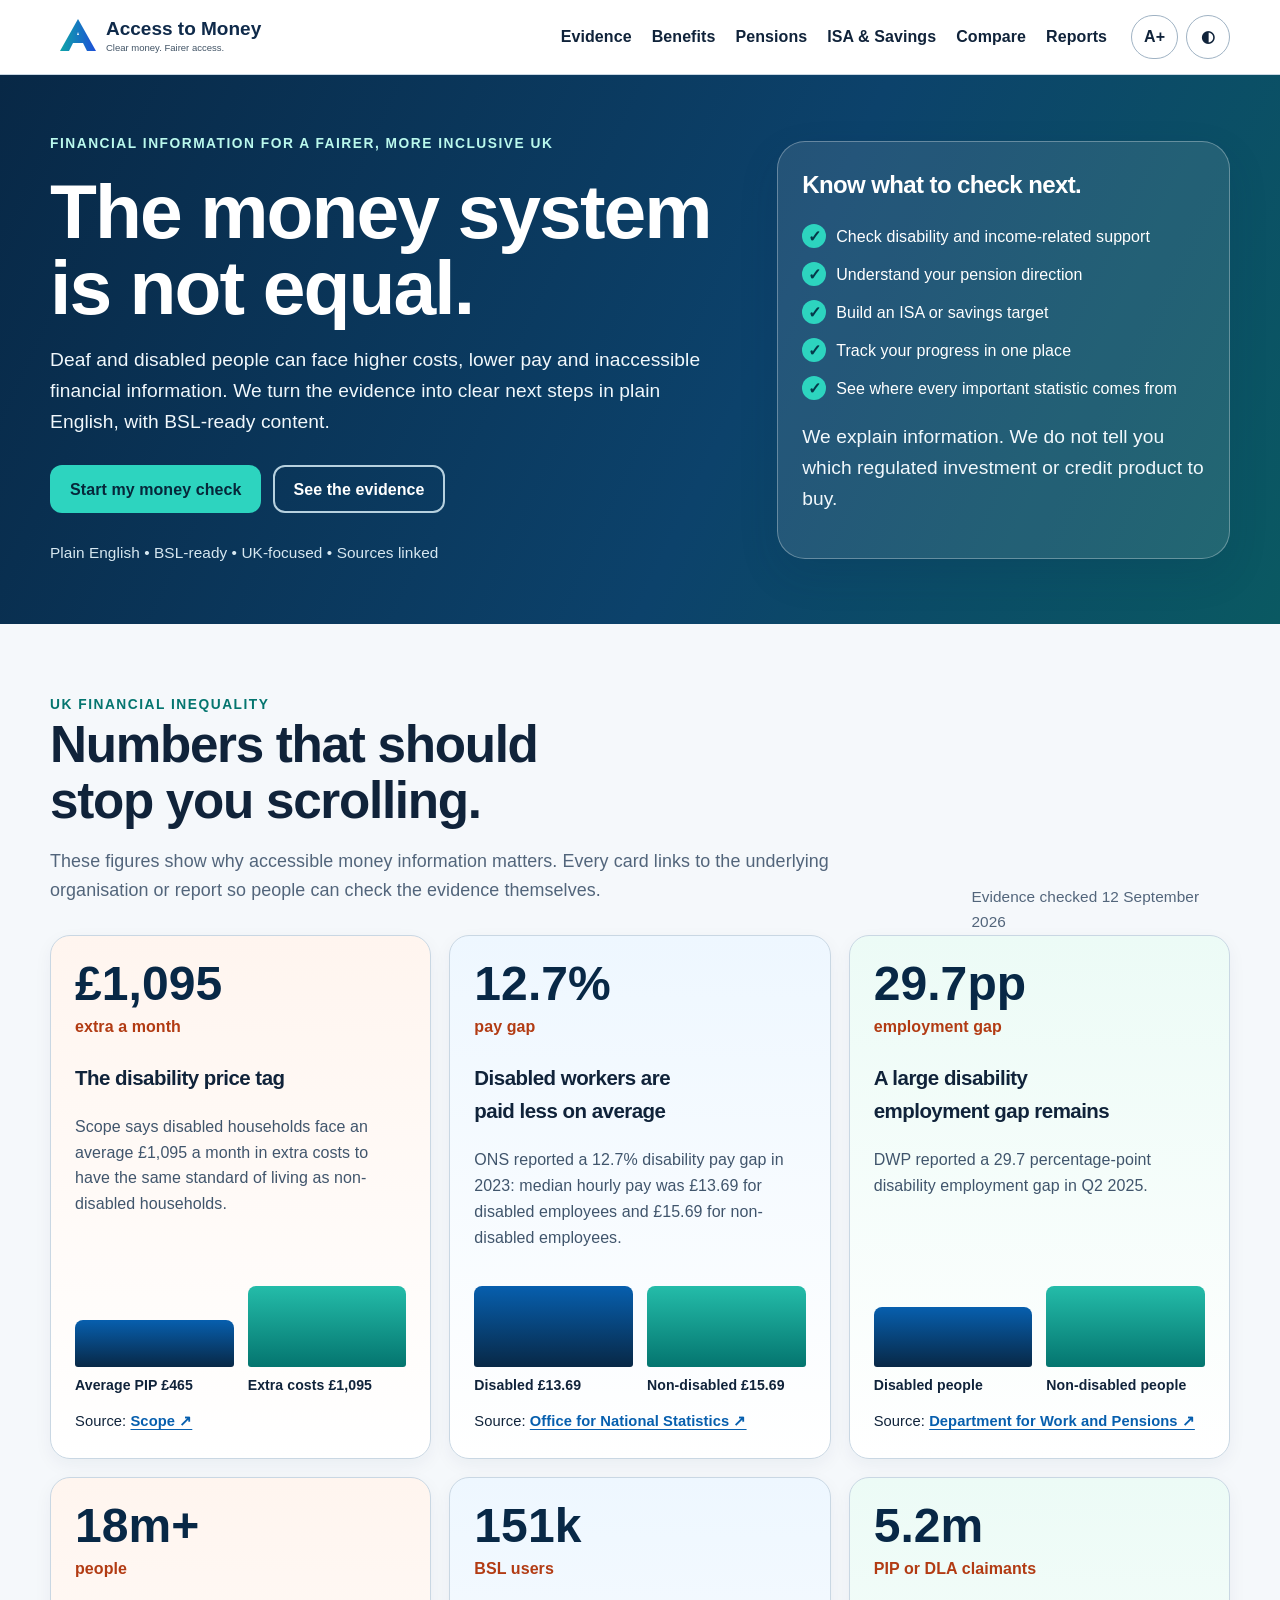
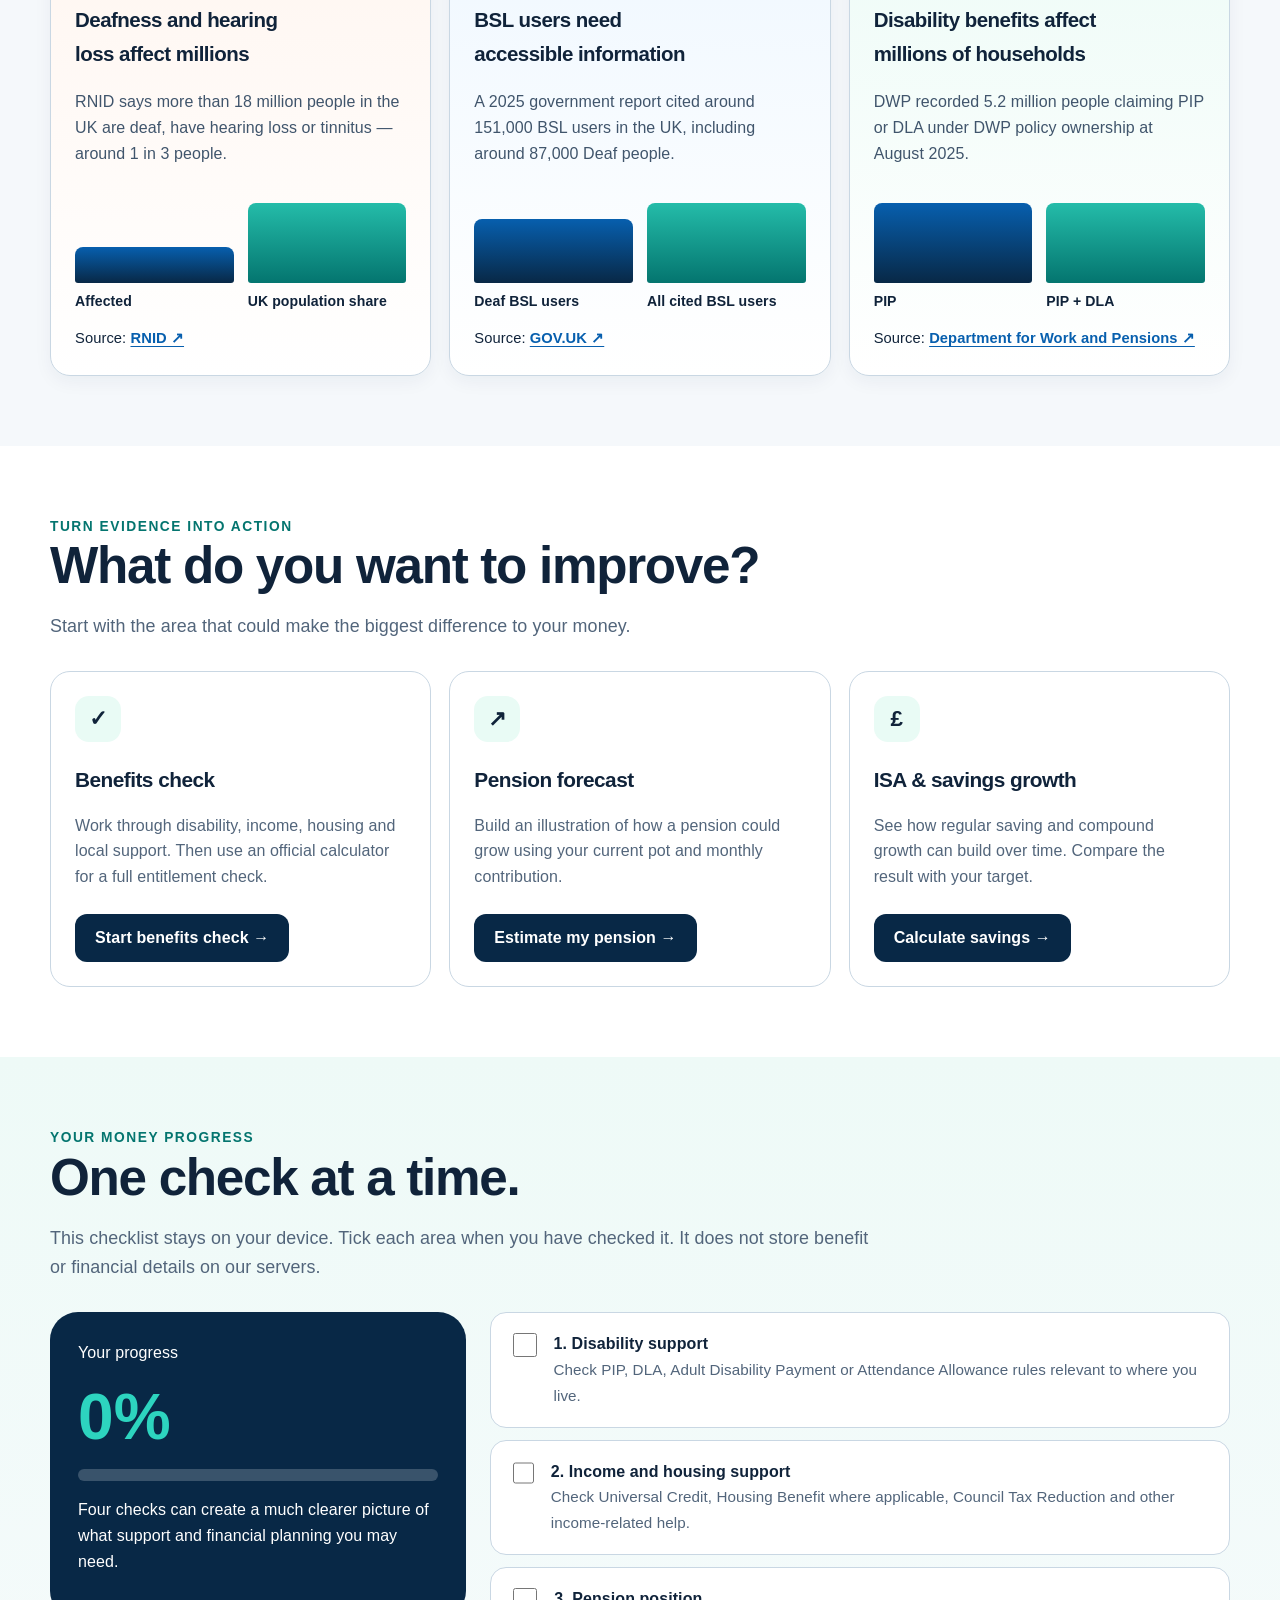
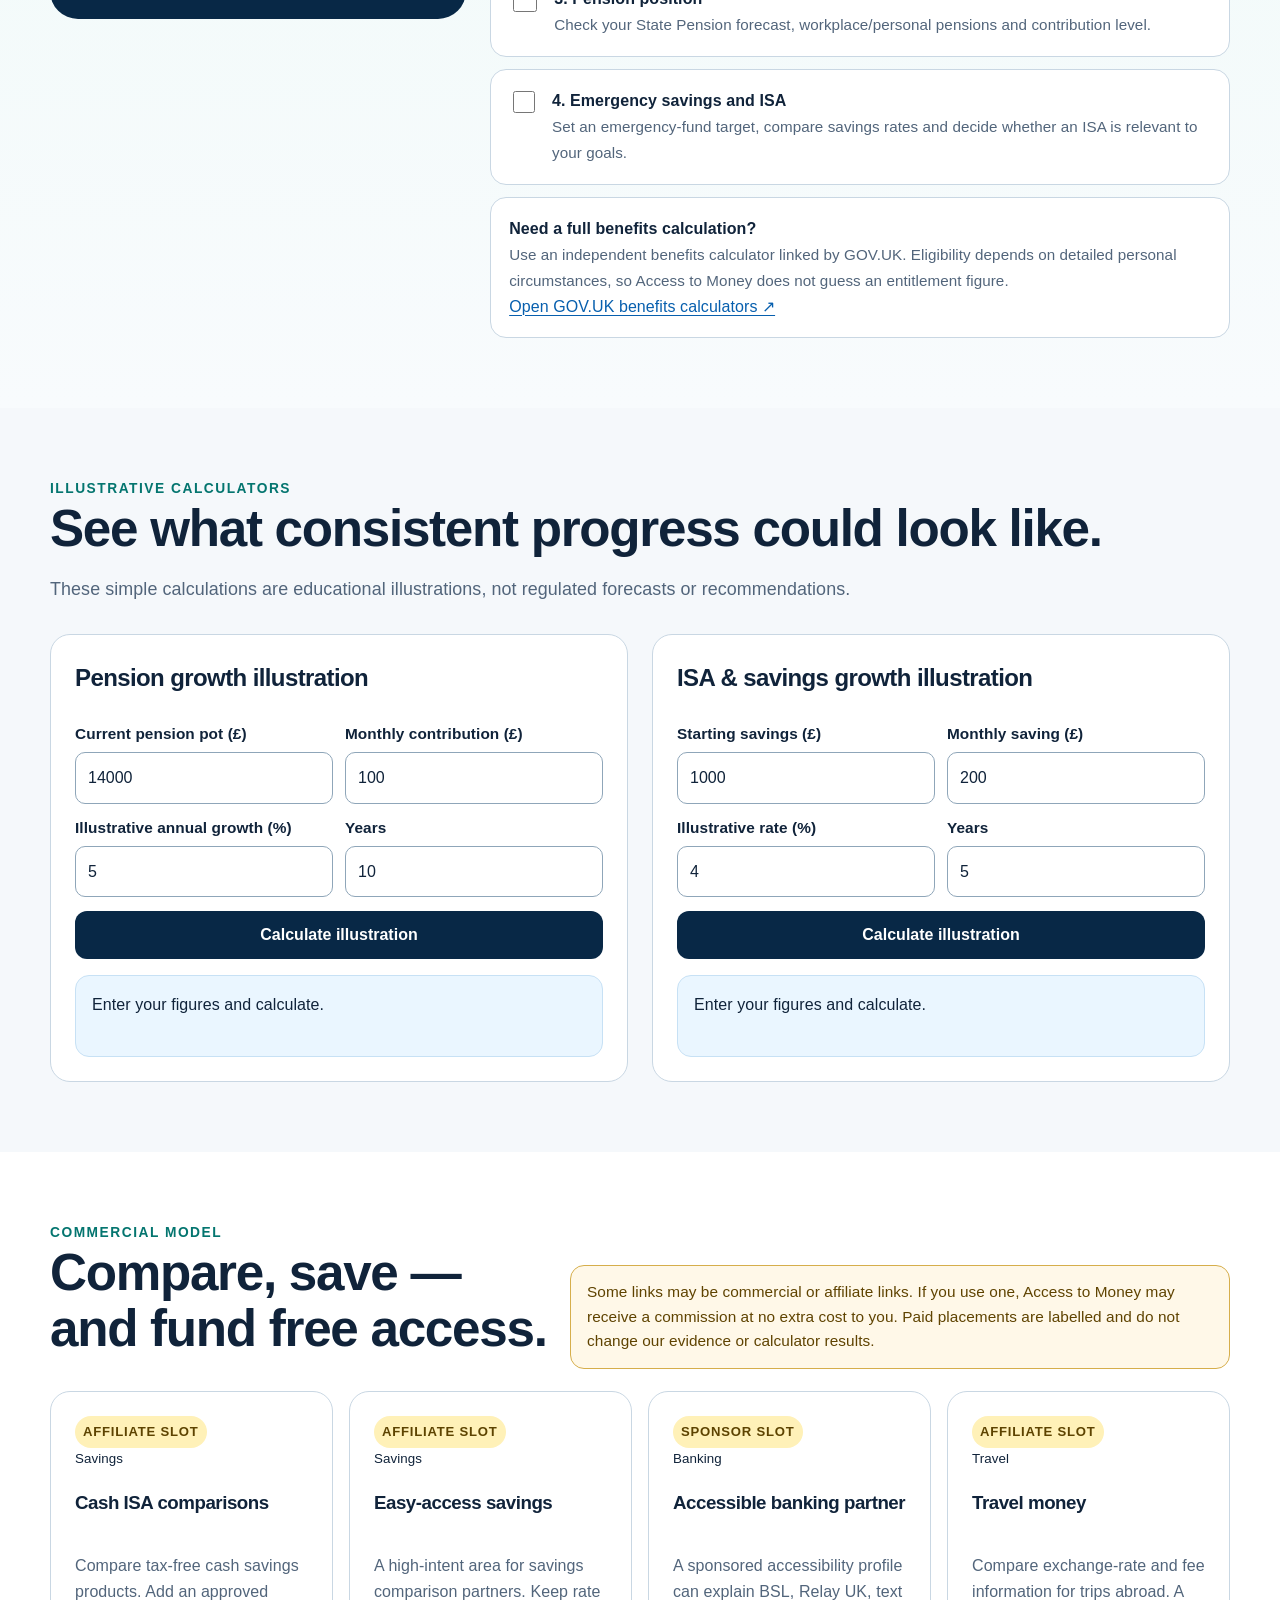
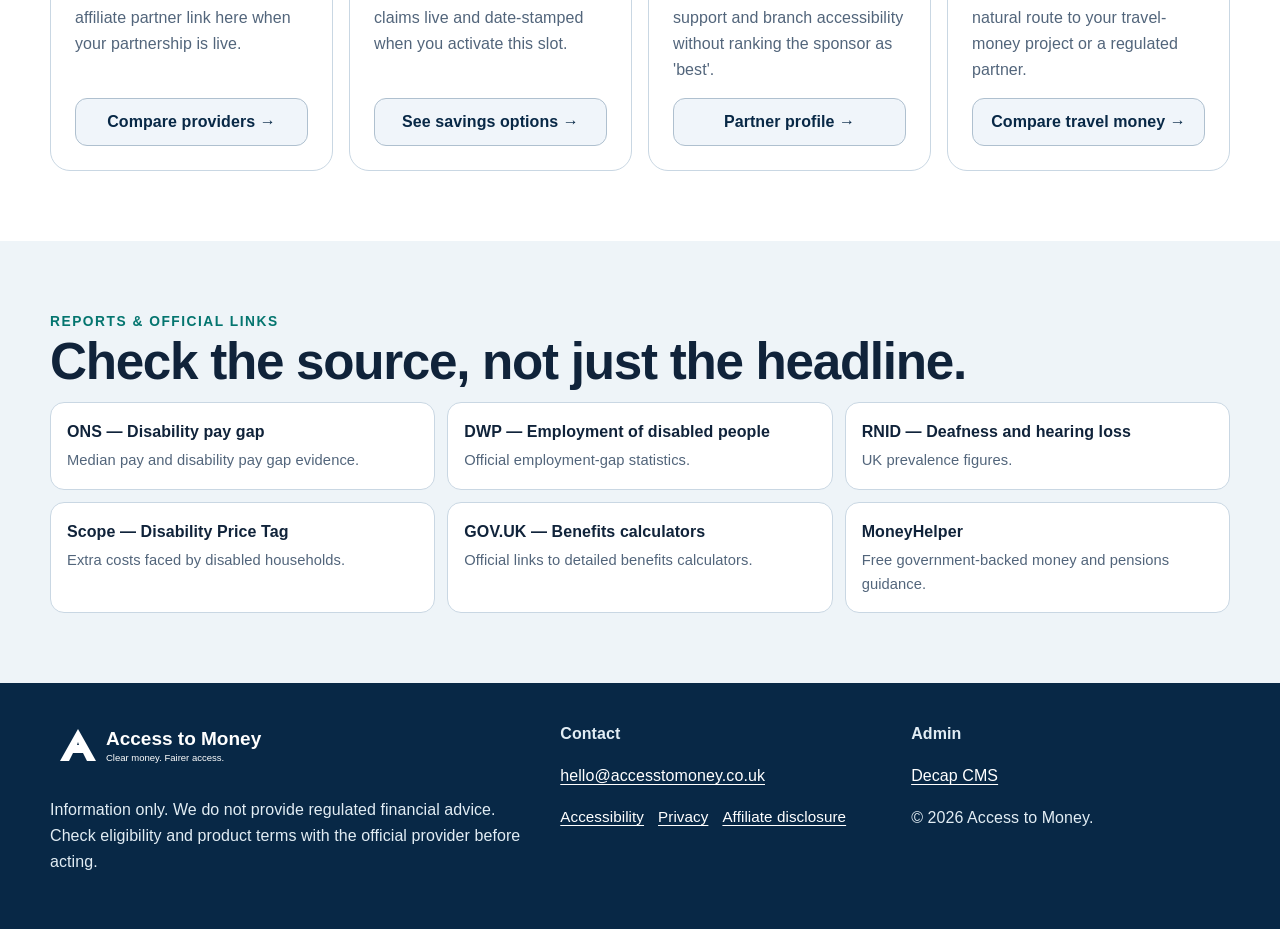
<file: index.html>
<!doctype html>
<html lang="en">
<head>
  <meta charset="utf-8" />
  <meta name="viewport" content="width=device-width,initial-scale=1" />
  <meta name="description" content="Accessible UK money information for Deaf and disabled people: benefits, pensions, ISA savings, evidence, calculators and BSL-ready guidance." />
  <meta name="theme-color" content="#082846" />
  <meta property="og:title" content="Access to Money — Clear money. Fairer access." />
  <meta property="og:description" content="See the financial inequality data, check support, and make progress with benefits, pensions and savings." />
  <link rel="canonical" href="https://accesstomoney.co.uk/" />
  <link rel="icon" href="assets/logo.svg" type="image/svg+xml" />
  <link rel="stylesheet" href="assets/styles.css" />
  <title>Access to Money — Clear money. Fairer access.</title>
  <script type="application/ld+json">{"@context":"https://schema.org","@type":"WebSite","name":"Access to Money","url":"https://accesstomoney.co.uk/","description":"Accessible UK money information for Deaf and disabled people."}</script>
</head>
<body>
<a class="skip" href="#main">Skip to main content</a>
<header class="site-header"><div class="wrap nav"><a class="brand" href="./" aria-label="Access to Money home"><img src="assets/logo.svg" alt="Access to Money" /></a><nav id="navLinks" class="links" aria-label="Main navigation"><a href="#evidence">Evidence</a><a href="#money-check">Benefits</a><a href="#pension-calculator">Pensions</a><a href="#savings-calculator">ISA & Savings</a><a href="#commercial">Compare</a><a href="#sources">Reports</a></nav><div class="header-actions"><button class="icon-btn text-size" id="textBtn" type="button" aria-label="Increase text size">A+</button><button class="icon-btn" id="themeBtn" type="button" aria-label="Toggle dark mode">◐</button><button class="icon-btn menu-btn" id="menuBtn" type="button" aria-label="Open menu">Menu</button></div></div></header>
<main id="main">
<section class="hero"><div class="wrap hero-grid"><div><div class="eyebrow" data-hero-eyebrow>Financial information for a fairer, more inclusive UK</div><h1 data-hero-title>The money system is <span>not equal.</span></h1><p data-hero-text></p><div class="ctas"><a class="btn btn-primary" data-primary href="#money-check">Start my money check</a><a class="btn btn-secondary" data-secondary href="#evidence">See the evidence</a></div><div class="micro">Plain English • BSL-ready • UK-focused • Sources linked</div></div><aside class="hero-panel" aria-label="What you can do here"><h2>Know what to check next.</h2><ul class="check-list"><li>Check disability and income-related support</li><li>Understand your pension direction</li><li>Build an ISA or savings target</li><li>Track your progress in one place</li><li>See where every important statistic comes from</li></ul><p class="micro">We explain information. We do not tell you which regulated investment or credit product to buy.</p></aside></div></section>
<section class="section" id="evidence"><div class="wrap"><div class="evidence-head"><div><div class="eyebrow" style="color:var(--teal)">UK financial inequality</div><h2>Numbers that should stop you scrolling.</h2><p class="lede">These figures show why accessible money information matters. Every card links to the underlying organisation or report so people can check the evidence themselves.</p></div><div class="updated" data-updated></div></div><div class="facts" id="facts" aria-live="polite"></div></div></section>
<section class="section tools"><div class="wrap"><div class="eyebrow" style="color:var(--teal)">Turn evidence into action</div><h2>What do you want to improve?</h2><p class="lede">Start with the area that could make the biggest difference to your money.</p><div class="cards-3" id="tools"></div></div></section>
<section class="section money-check" id="money-check"><div class="wrap"><div class="eyebrow" style="color:var(--teal)">Your money progress</div><h2>One check at a time.</h2><p class="lede">This checklist stays on your device. Tick each area when you have checked it. It does not store benefit or financial details on our servers.</p><div class="progress-shell"><aside class="progress-card"><div>Your progress</div><div class="progress-num" id="progressNum">0%</div><div class="progress-track" aria-hidden="true"><span id="progressBar"></span></div><p>Four checks can create a much clearer picture of what support and financial planning you may need.</p></aside><div class="checklist" id="benefits-check"><label class="check-row"><input class="money-step" type="checkbox"><span><strong>1. Disability support</strong><small>Check PIP, DLA, Adult Disability Payment or Attendance Allowance rules relevant to where you live.</small></span></label><label class="check-row"><input class="money-step" type="checkbox"><span><strong>2. Income and housing support</strong><small>Check Universal Credit, Housing Benefit where applicable, Council Tax Reduction and other income-related help.</small></span></label><label class="check-row"><input class="money-step" type="checkbox"><span><strong>3. Pension position</strong><small>Check your State Pension forecast, workplace/personal pensions and contribution level.</small></span></label><label class="check-row"><input class="money-step" type="checkbox"><span><strong>4. Emergency savings and ISA</strong><small>Set an emergency-fund target, compare savings rates and decide whether an ISA is relevant to your goals.</small></span></label><div class="check-row"><span><strong>Need a full benefits calculation?</strong><small>Use an independent benefits calculator linked by GOV.UK. Eligibility depends on detailed personal circumstances, so Access to Money does not guess an entitlement figure.</small><br><a href="https://www.gov.uk/benefits-calculators" target="_blank" rel="noopener">Open GOV.UK benefits calculators ↗</a></span></div></div></div></div></section>
<section class="section"><div class="wrap"><div class="eyebrow" style="color:var(--teal)">Illustrative calculators</div><h2>See what consistent progress could look like.</h2><p class="lede">These simple calculations are educational illustrations, not regulated forecasts or recommendations.</p><div class="calculator-grid"><form class="calc" id="pensionForm"><h3 id="pension-calculator">Pension growth illustration</h3><div class="form-grid"><div class="field"><label for="pensionPot">Current pension pot (£)</label><input id="pensionPot" type="number" min="0" value="14000"></div><div class="field"><label for="pensionMonthly">Monthly contribution (£)</label><input id="pensionMonthly" type="number" min="0" value="100"></div><div class="field"><label for="pensionGrowth">Illustrative annual growth (%)</label><input id="pensionGrowth" type="number" step="0.1" value="5"></div><div class="field"><label for="pensionYears">Years</label><input id="pensionYears" type="number" min="1" max="60" value="10"></div></div><button type="submit">Calculate illustration</button><div class="result" id="pensionResult" aria-live="polite">Enter your figures and calculate.</div></form><form class="calc" id="savingsForm"><h3 id="savings-calculator">ISA & savings growth illustration</h3><div class="form-grid"><div class="field"><label for="savingStart">Starting savings (£)</label><input id="savingStart" type="number" min="0" value="1000"></div><div class="field"><label for="savingMonthly">Monthly saving (£)</label><input id="savingMonthly" type="number" min="0" value="200"></div><div class="field"><label for="savingRate">Illustrative rate (%)</label><input id="savingRate" type="number" step="0.1" value="4"></div><div class="field"><label for="savingYears">Years</label><input id="savingYears" type="number" min="1" max="60" value="5"></div></div><button type="submit">Calculate illustration</button><div class="result" id="savingsResult" aria-live="polite">Enter your figures and calculate.</div></form></div></div></section>
<section class="section commercial" id="commercial"><div class="wrap"><div class="commercial-head"><div><div class="eyebrow" style="color:var(--teal)">Commercial model</div><h2>Compare, save — and fund free access.</h2></div><div class="disclosure" data-disclosure></div></div><div class="offers" id="offers"></div></div></section>
<section class="section sources" id="sources"><div class="wrap"><div class="eyebrow" style="color:var(--teal)">Reports & official links</div><h2>Check the source, not just the headline.</h2><div class="source-links"><a class="source-link" href="https://www.ons.gov.uk/peoplepopulationandcommunity/healthandsocialcare/disability/articles/disabilitypaygapsintheuk/2014to2023" target="_blank" rel="noopener">ONS — Disability pay gap<span>Median pay and disability pay gap evidence.</span></a><a class="source-link" href="https://www.gov.uk/government/statistics/the-employment-of-disabled-people-2025/the-employment-of-disabled-people-2025" target="_blank" rel="noopener">DWP — Employment of disabled people<span>Official employment-gap statistics.</span></a><a class="source-link" href="https://rnid.org.uk/what-we-do/data-and-evidence/deafness-and-hearing-loss-prevalence/" target="_blank" rel="noopener">RNID — Deafness and hearing loss<span>UK prevalence figures.</span></a><a class="source-link" href="https://www.scope.org.uk/" target="_blank" rel="noopener">Scope — Disability Price Tag<span>Extra costs faced by disabled households.</span></a><a class="source-link" href="https://www.gov.uk/benefits-calculators" target="_blank" rel="noopener">GOV.UK — Benefits calculators<span>Official links to detailed benefits calculators.</span></a><a class="source-link" href="https://www.moneyhelper.org.uk/" target="_blank" rel="noopener">MoneyHelper<span>Free government-backed money and pensions guidance.</span></a></div></div></section>
</main>
<footer class="site-footer"><div class="wrap footer-grid"><div><img class="footer-logo" src="assets/logo.svg" alt="Access to Money"><p data-footer></p></div><div><strong>Contact</strong><p><a data-email href="mailto:hello@accesstomoney.co.uk">hello@accesstomoney.co.uk</a></p><div class="legal"><a href="accessibility.html">Accessibility</a><a href="privacy.html">Privacy</a><a href="affiliate-disclosure.html">Affiliate disclosure</a></div></div><div><strong>Admin</strong><p><a href="admin/">Decap CMS</a></p><p>© 2026 Access to Money.</p></div></div></footer>
<script src="assets/app.js" defer></script>
</body></html>
</file>
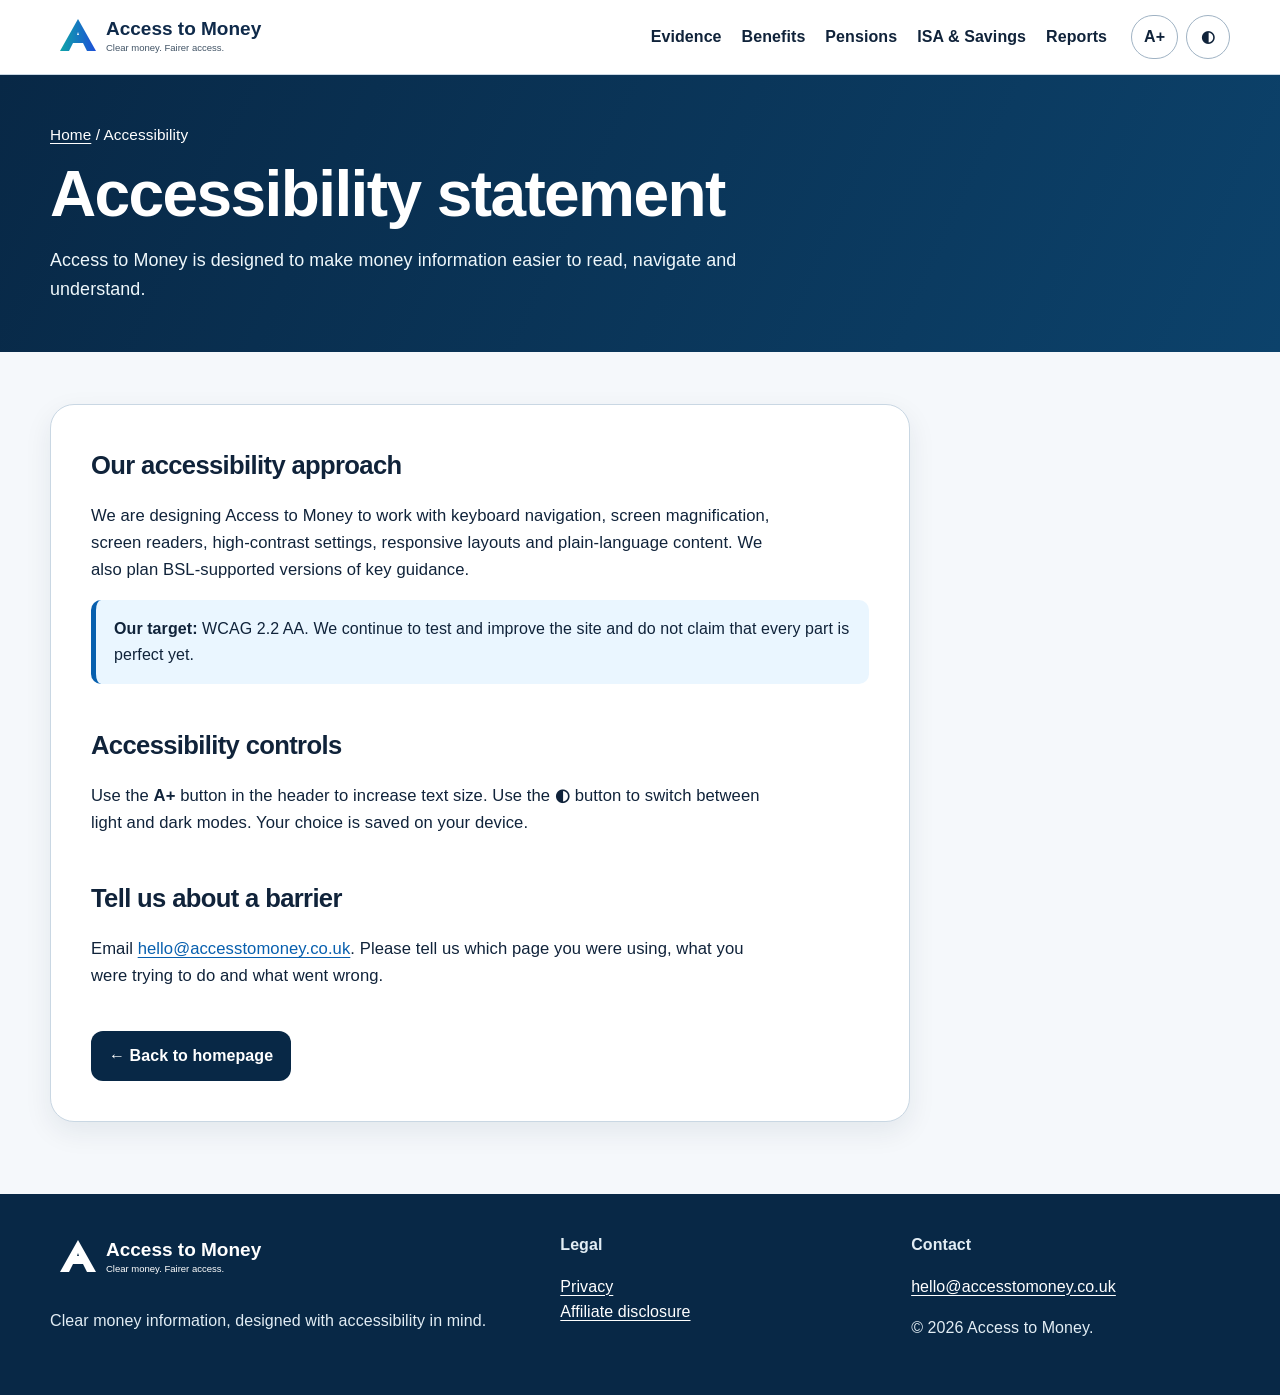
<file: accessibility.html>
<!doctype html>
<html lang="en">
<head>
  <meta charset="utf-8">
  <meta name="viewport" content="width=device-width,initial-scale=1">
  <meta name="description" content="Accessibility statement for Access to Money, including our WCAG 2.2 AA target and how to report an accessibility barrier.">
  <meta name="theme-color" content="#082846">
  <link rel="canonical" href="https://accesstomoney.co.uk/accessibility.html">
  <link rel="icon" href="assets/logo.svg" type="image/svg+xml">
  <link rel="stylesheet" href="assets/styles.css">
  <title>Accessibility — Access to Money</title>
</head>
<body>
<a class="skip" href="#main">Skip to main content</a>
<header class="site-header">
  <div class="wrap nav">
    <a class="brand" href="index.html" aria-label="Access to Money home"><img src="assets/logo.svg" alt="Access to Money"></a>
    <nav id="navLinks" class="links" aria-label="Main navigation">
      <a href="index.html#evidence">Evidence</a><a href="index.html#money-check">Benefits</a><a href="index.html#pension-calculator">Pensions</a><a href="index.html#savings-calculator">ISA &amp; Savings</a><a href="index.html#sources">Reports</a>
    </nav>
    <div class="header-actions">
      <button class="icon-btn text-size" id="textBtn" type="button" aria-label="Increase text size">A+</button>
      <button class="icon-btn" id="themeBtn" type="button" aria-label="Toggle dark mode">◐</button>
      <button class="icon-btn menu-btn" id="menuBtn" type="button" aria-label="Open menu" aria-expanded="false">Menu</button>
    </div>
  </div>
</header>
<main id="main">
  <section class="page-hero"><div class="wrap"><div class="breadcrumb"><a href="index.html">Home</a> / Accessibility</div><h1>Accessibility statement</h1><p>Access to Money is designed to make money information easier to read, navigate and understand.</p></div></section>
  <section class="page-shell"><div class="wrap"><article class="page-card">
    <h2>Our accessibility approach</h2>
    <p>We are designing Access to Money to work with keyboard navigation, screen magnification, screen readers, high-contrast settings, responsive layouts and plain-language content. We also plan BSL-supported versions of key guidance.</p>
    <div class="notice"><strong>Our target:</strong> WCAG 2.2 AA. We continue to test and improve the site and do not claim that every part is perfect yet.</div>
    <h2>Accessibility controls</h2>
    <p>Use the <strong>A+</strong> button in the header to increase text size. Use the <strong>◐</strong> button to switch between light and dark modes. Your choice is saved on your device.</p>
    <h2>Tell us about a barrier</h2>
    <p>Email <a href="mailto:hello@accesstomoney.co.uk">hello@accesstomoney.co.uk</a>. Please tell us which page you were using, what you were trying to do and what went wrong.</p>
    <a class="back-home" href="index.html">← Back to homepage</a>
  </article></div></section>
</main>
<footer class="site-footer"><div class="wrap footer-grid"><div><img class="footer-logo" src="assets/logo.svg" alt="Access to Money"><p>Clear money information, designed with accessibility in mind.</p></div><div><strong>Legal</strong><p><a href="privacy.html">Privacy</a><br><a href="affiliate-disclosure.html">Affiliate disclosure</a></p></div><div><strong>Contact</strong><p><a href="mailto:hello@accesstomoney.co.uk">hello@accesstomoney.co.uk</a></p><p>© 2026 Access to Money.</p></div></div></footer>
<script src="assets/app.js" defer></script>
</body>
</html>
</file>
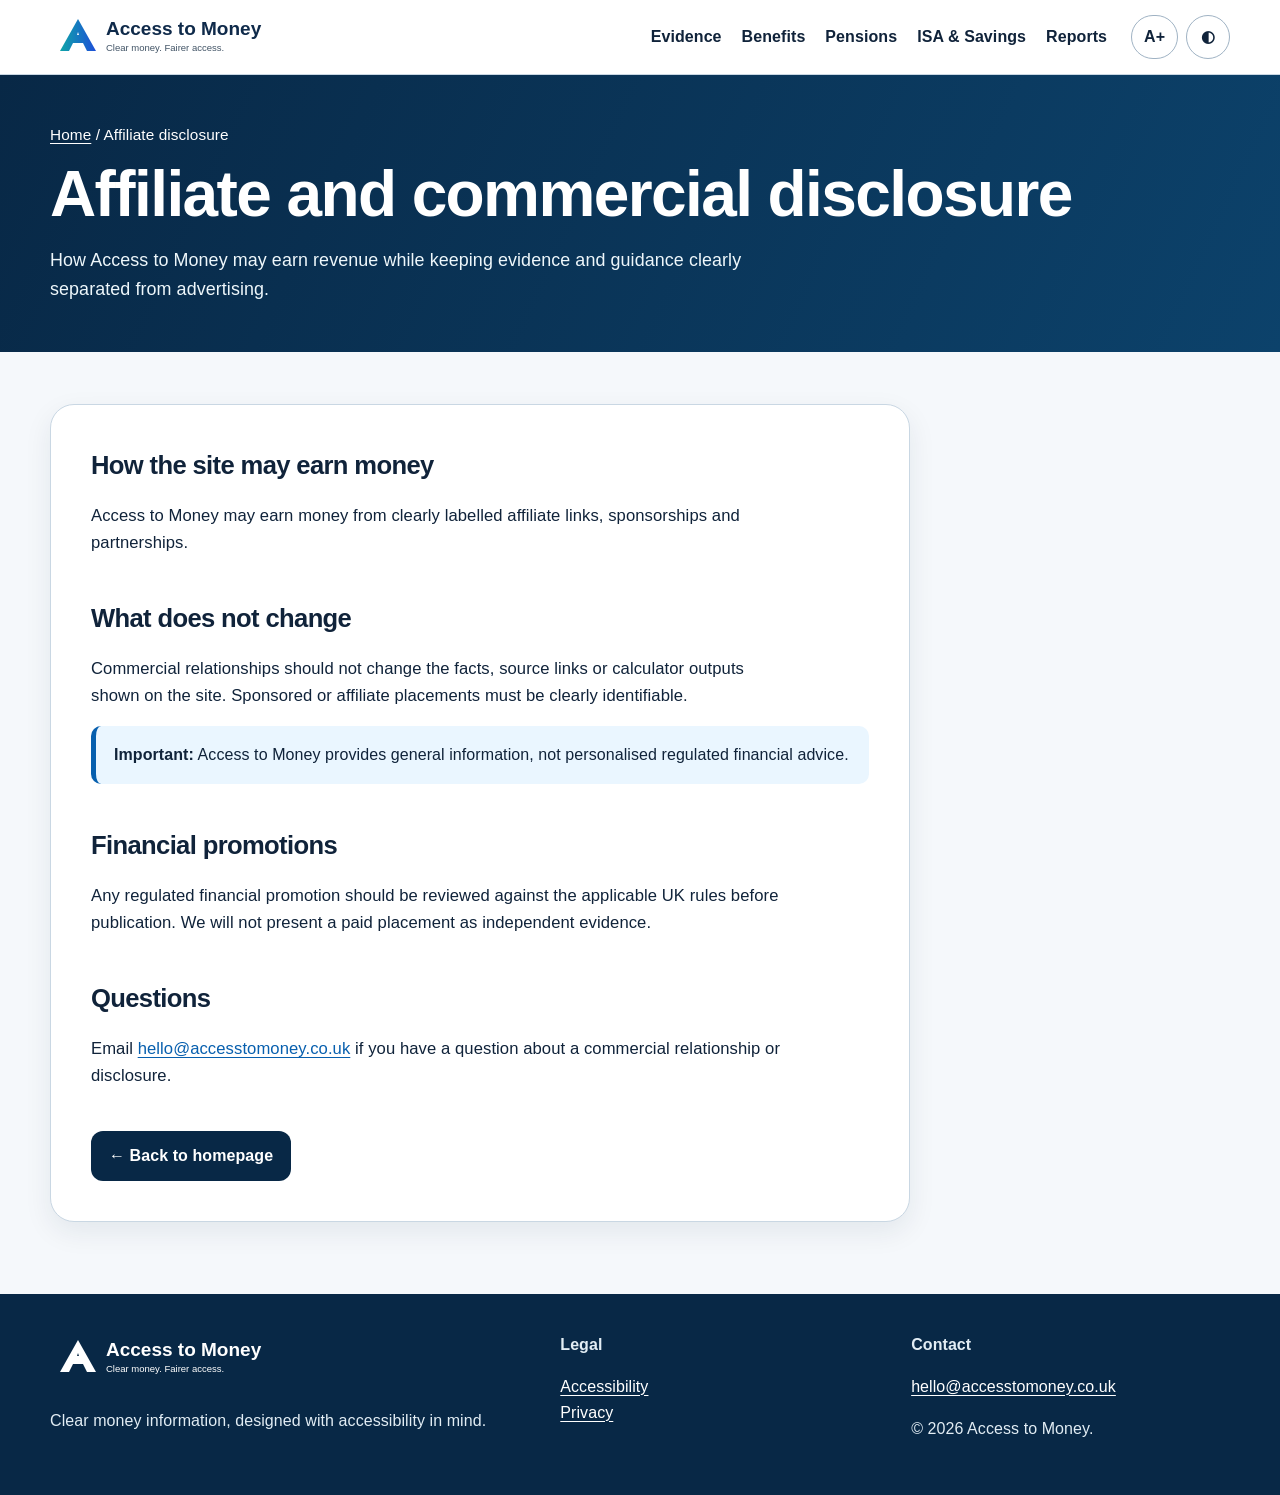
<file: affiliate-disclosure.html>
<!doctype html>
<html lang="en">
<head>
  <meta charset="utf-8">
  <meta name="viewport" content="width=device-width,initial-scale=1">
  <meta name="description" content="Affiliate and commercial disclosure for Access to Money.">
  <meta name="theme-color" content="#082846">
  <link rel="canonical" href="https://accesstomoney.co.uk/affiliate-disclosure.html">
  <link rel="icon" href="assets/logo.svg" type="image/svg+xml">
  <link rel="stylesheet" href="assets/styles.css">
  <title>Affiliate disclosure — Access to Money</title>
</head>
<body>
<a class="skip" href="#main">Skip to main content</a>
<header class="site-header"><div class="wrap nav"><a class="brand" href="index.html" aria-label="Access to Money home"><img src="assets/logo.svg" alt="Access to Money"></a><nav id="navLinks" class="links" aria-label="Main navigation"><a href="index.html#evidence">Evidence</a><a href="index.html#money-check">Benefits</a><a href="index.html#pension-calculator">Pensions</a><a href="index.html#savings-calculator">ISA &amp; Savings</a><a href="index.html#sources">Reports</a></nav><div class="header-actions"><button class="icon-btn text-size" id="textBtn" type="button" aria-label="Increase text size">A+</button><button class="icon-btn" id="themeBtn" type="button" aria-label="Toggle dark mode">◐</button><button class="icon-btn menu-btn" id="menuBtn" type="button" aria-label="Open menu" aria-expanded="false">Menu</button></div></div></header>
<main id="main">
  <section class="page-hero"><div class="wrap"><div class="breadcrumb"><a href="index.html">Home</a> / Affiliate disclosure</div><h1>Affiliate and commercial disclosure</h1><p>How Access to Money may earn revenue while keeping evidence and guidance clearly separated from advertising.</p></div></section>
  <section class="page-shell"><div class="wrap"><article class="page-card">
    <h2>How the site may earn money</h2>
    <p>Access to Money may earn money from clearly labelled affiliate links, sponsorships and partnerships.</p>
    <h2>What does not change</h2>
    <p>Commercial relationships should not change the facts, source links or calculator outputs shown on the site. Sponsored or affiliate placements must be clearly identifiable.</p>
    <div class="notice"><strong>Important:</strong> Access to Money provides general information, not personalised regulated financial advice.</div>
    <h2>Financial promotions</h2>
    <p>Any regulated financial promotion should be reviewed against the applicable UK rules before publication. We will not present a paid placement as independent evidence.</p>
    <h2>Questions</h2>
    <p>Email <a href="mailto:hello@accesstomoney.co.uk">hello@accesstomoney.co.uk</a> if you have a question about a commercial relationship or disclosure.</p>
    <a class="back-home" href="index.html">← Back to homepage</a>
  </article></div></section>
</main>
<footer class="site-footer"><div class="wrap footer-grid"><div><img class="footer-logo" src="assets/logo.svg" alt="Access to Money"><p>Clear money information, designed with accessibility in mind.</p></div><div><strong>Legal</strong><p><a href="accessibility.html">Accessibility</a><br><a href="privacy.html">Privacy</a></p></div><div><strong>Contact</strong><p><a href="mailto:hello@accesstomoney.co.uk">hello@accesstomoney.co.uk</a></p><p>© 2026 Access to Money.</p></div></div></footer>
<script src="assets/app.js" defer></script>
</body>
</html>
</file>
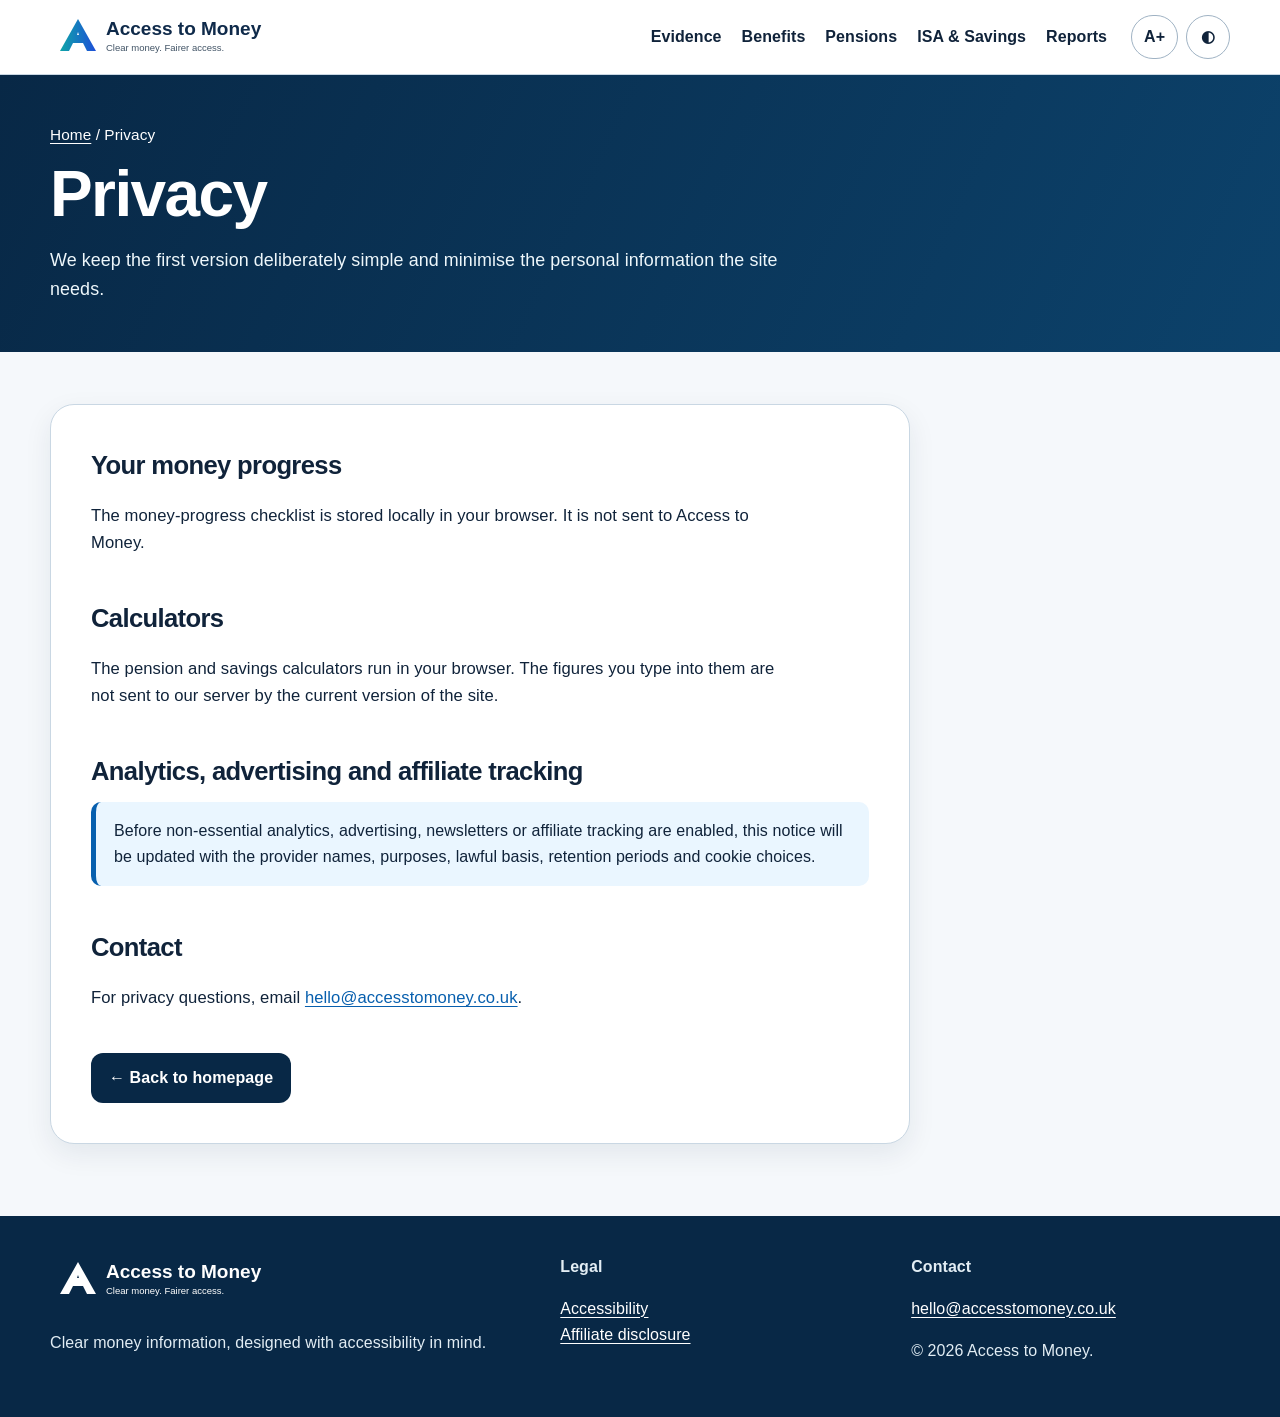
<file: privacy.html>
<!doctype html>
<html lang="en">
<head>
  <meta charset="utf-8">
  <meta name="viewport" content="width=device-width,initial-scale=1">
  <meta name="description" content="Privacy information for Access to Money, including how local progress and calculator data are handled.">
  <meta name="theme-color" content="#082846">
  <link rel="canonical" href="https://accesstomoney.co.uk/privacy.html">
  <link rel="icon" href="assets/logo.svg" type="image/svg+xml">
  <link rel="stylesheet" href="assets/styles.css">
  <title>Privacy — Access to Money</title>
</head>
<body>
<a class="skip" href="#main">Skip to main content</a>
<header class="site-header"><div class="wrap nav"><a class="brand" href="index.html" aria-label="Access to Money home"><img src="assets/logo.svg" alt="Access to Money"></a><nav id="navLinks" class="links" aria-label="Main navigation"><a href="index.html#evidence">Evidence</a><a href="index.html#money-check">Benefits</a><a href="index.html#pension-calculator">Pensions</a><a href="index.html#savings-calculator">ISA &amp; Savings</a><a href="index.html#sources">Reports</a></nav><div class="header-actions"><button class="icon-btn text-size" id="textBtn" type="button" aria-label="Increase text size">A+</button><button class="icon-btn" id="themeBtn" type="button" aria-label="Toggle dark mode">◐</button><button class="icon-btn menu-btn" id="menuBtn" type="button" aria-label="Open menu" aria-expanded="false">Menu</button></div></div></header>
<main id="main">
  <section class="page-hero"><div class="wrap"><div class="breadcrumb"><a href="index.html">Home</a> / Privacy</div><h1>Privacy</h1><p>We keep the first version deliberately simple and minimise the personal information the site needs.</p></div></section>
  <section class="page-shell"><div class="wrap"><article class="page-card">
    <h2>Your money progress</h2>
    <p>The money-progress checklist is stored locally in your browser. It is not sent to Access to Money.</p>
    <h2>Calculators</h2>
    <p>The pension and savings calculators run in your browser. The figures you type into them are not sent to our server by the current version of the site.</p>
    <h2>Analytics, advertising and affiliate tracking</h2>
    <div class="notice">Before non-essential analytics, advertising, newsletters or affiliate tracking are enabled, this notice will be updated with the provider names, purposes, lawful basis, retention periods and cookie choices.</div>
    <h2>Contact</h2>
    <p>For privacy questions, email <a href="mailto:hello@accesstomoney.co.uk">hello@accesstomoney.co.uk</a>.</p>
    <a class="back-home" href="index.html">← Back to homepage</a>
  </article></div></section>
</main>
<footer class="site-footer"><div class="wrap footer-grid"><div><img class="footer-logo" src="assets/logo.svg" alt="Access to Money"><p>Clear money information, designed with accessibility in mind.</p></div><div><strong>Legal</strong><p><a href="accessibility.html">Accessibility</a><br><a href="affiliate-disclosure.html">Affiliate disclosure</a></p></div><div><strong>Contact</strong><p><a href="mailto:hello@accesstomoney.co.uk">hello@accesstomoney.co.uk</a></p><p>© 2026 Access to Money.</p></div></div></footer>
<script src="assets/app.js" defer></script>
</body>
</html>
</file>
<file: assets/styles.css>
:root{
  --navy:#082846;--navy2:#0f3b62;--teal:#04756f;--aqua:#2dd4bf;--blue:#075fae;
  --sky:#eaf6ff;--mint:#e9fbf5;--ink:#10233a;--muted:#52657b;--surface:#ffffff;
  --bg:#f5f8fb;--border:#c9d7e3;--danger:#b23b13;--warning:#7a5200;
  --focus:#ffbf47;--shadow:0 16px 40px rgba(9,40,70,.12);--radius:20px;--max:1180px
}
*{box-sizing:border-box}html{scroll-behavior:smooth}body{margin:0;font-family:"Segoe UI Variable","Segoe UI",Arial,Helvetica,sans-serif;font-size:16px;line-height:1.62;letter-spacing:.005em;color:var(--ink);background:var(--bg);text-rendering:optimizeLegibility;-webkit-font-smoothing:antialiased}h1,h2,h3{font-family:"Segoe UI Variable","Segoe UI",Arial,Helvetica,sans-serif;font-weight:800;letter-spacing:-.025em;text-wrap:balance}p{max-width:75ch}a{color:var(--blue);text-underline-offset:.18em;text-decoration-thickness:.08em}a:hover{text-decoration-thickness:.14em}img,svg{max-width:100%}button,input{font:inherit}button,a,input{outline-offset:3px}button:focus-visible,a:focus-visible,input:focus-visible{outline:3px solid var(--focus);box-shadow:0 0 0 2px #082846}.skip{position:absolute;left:-9999px;top:0}.skip:focus{left:12px;top:12px;background:#fff;color:#000;padding:10px 14px;z-index:999;border-radius:8px}.wrap{width:min(var(--max),calc(100% - 32px));margin:auto}
.site-header{position:sticky;top:0;z-index:50;background:rgba(255,255,255,.98);backdrop-filter:blur(10px);border-bottom:1px solid var(--border)}.nav{min-height:74px;display:flex;align-items:center;gap:24px}.brand{width:220px;display:flex}.links{display:flex;align-items:center;gap:20px;margin-left:auto}.links a{font-size:1rem;text-decoration:none;color:var(--ink);font-weight:700}.links a:hover{text-decoration:underline}.header-actions{display:flex;gap:8px}.icon-btn{min-width:44px;min-height:44px;border:1px solid #9fb2c3;background:#fff;color:var(--ink);border-radius:999px;padding:8px 12px;font-weight:700;cursor:pointer}.menu-btn{display:none}
.hero{background:linear-gradient(115deg,var(--navy) 0%,#0c426b 58%,#0a5962 100%);color:#fff;overflow:hidden}.hero-grid{display:grid;grid-template-columns:1.2fr .8fr;gap:48px;min-height:520px;align-items:center;padding:58px 0}.eyebrow{text-transform:uppercase;letter-spacing:.11em;font-size:.86rem;font-weight:800;color:#baf9ed}.eyebrow-dark{color:var(--teal)}.hero h1{font-size:clamp(2.8rem,6vw,5.3rem);line-height:.98;max-width:760px;margin:.25em 0}.hero h1 span{color:#9af4e5}.hero p{font-size:1.2rem;max-width:720px;color:#f1f8fc}.ctas{display:flex;flex-wrap:wrap;gap:12px;margin:28px 0}.btn{display:inline-flex;align-items:center;justify-content:center;gap:8px;min-height:48px;border-radius:12px;padding:0 18px;font-weight:750;text-decoration:none;border:2px solid transparent}.btn-primary{background:var(--aqua);color:#06273a}.btn-secondary{background:transparent;color:#fff;border-color:#b7d1df}.hero-panel{background:rgba(255,255,255,.1);border:1px solid rgba(255,255,255,.3);padding:24px;border-radius:28px;box-shadow:var(--shadow)}.hero-panel h2{margin-top:0}.check-list{display:grid;gap:12px;padding:0;list-style:none}.check-list li{display:flex;gap:10px}.check-list li:before{content:"✓";display:grid;place-items:center;width:24px;height:24px;background:var(--aqua);color:#04394a;border-radius:50%;font-weight:800;flex:0 0 24px}.micro{font-size:.96rem;color:#d7e8f1}
.section{padding:70px 0}.section h2{font-size:clamp(2rem,4vw,3.2rem);line-height:1.1;margin:0 0 12px}.lede{font-size:1.12rem;color:var(--muted);max-width:820px;margin-bottom:30px}.evidence-head{display:flex;gap:18px;align-items:end;justify-content:space-between}.updated{font-size:.96rem;color:var(--muted)}.facts{display:grid;grid-template-columns:repeat(3,1fr);gap:18px}.fact{background:#fff;border:1px solid var(--border);border-radius:var(--radius);padding:24px;display:flex;flex-direction:column;min-height:420px;box-shadow:0 6px 18px rgba(12,48,75,.05)}.fact:nth-child(3n+1){background:linear-gradient(180deg,#fff5ef,#fff)}.fact:nth-child(3n+2){background:linear-gradient(180deg,#eef7ff,#fff)}.fact:nth-child(3n+3){background:linear-gradient(180deg,#ecfbf6,#fff)}.big-stat{font-size:3rem;font-weight:800;line-height:1;color:var(--navy)}.stat-suffix{font-weight:750;color:var(--danger);margin:6px 0 18px}.fact h3{font-size:1.28rem;margin:.2rem 0}.fact p{color:#40556c}.bar-chart{margin-top:auto;display:grid;grid-template-columns:1fr 1fr;gap:14px;align-items:end;height:130px;padding-top:20px}.bar-wrap{height:100%;display:flex;flex-direction:column;justify-content:flex-end}.bar{min-height:10px;background:linear-gradient(180deg,var(--blue),var(--navy));border-radius:8px 8px 3px 3px}.bar.alt{background:linear-gradient(180deg,#24bca9,var(--teal))}.bar-label{font-size:.88rem;font-weight:700;margin-top:7px}.source{font-size:.92rem;margin-top:14px}.source a{font-weight:700}
.tools{background:#fff}.cards-3{display:grid;grid-template-columns:repeat(3,1fr);gap:18px}.tool-card,.calc,.offer,.problem{border:1px solid var(--border);border-radius:var(--radius);padding:24px;background:#fff}.tool-icon{width:46px;height:46px;border-radius:14px;background:var(--mint);display:grid;place-items:center;font-size:1.4rem;font-weight:800}.tool-card h3{font-size:1.3rem;margin-bottom:8px}.tool-card p{color:var(--muted)}.tool-card .btn{background:var(--navy);color:#fff;margin-top:8px}.money-check{background:linear-gradient(180deg,#eefaf7,#f8fbfd)}.progress-shell{display:grid;grid-template-columns:.72fr 1.28fr;gap:24px}.progress-card{background:var(--navy);color:#fff;border-radius:28px;padding:28px;position:sticky;top:100px;align-self:start}.progress-num{font-size:4rem;font-weight:800;color:var(--aqua)}.progress-track{height:12px;border-radius:999px;background:rgba(255,255,255,.2);overflow:hidden}.progress-track span{display:block;height:100%;background:var(--aqua);width:0;transition:.2s}.checklist{display:grid;gap:12px}.check-row{display:flex;gap:14px;align-items:flex-start;background:#fff;border:1px solid var(--border);border-radius:16px;padding:18px}.check-row input{width:24px;height:24px;accent-color:var(--teal);margin-top:2px}.check-row strong{display:block}.check-row small{font-size:.95rem;color:var(--muted)}
.calculator-grid{display:grid;grid-template-columns:1fr 1fr;gap:24px}.calc h3{font-size:1.5rem;margin-top:0}.form-grid{display:grid;grid-template-columns:1fr 1fr;gap:12px}.field label{display:block;font-size:.96rem;font-weight:700;margin-bottom:5px}.field input{width:100%;border:1px solid #8fa6b9;border-radius:10px;padding:12px;background:#fff;color:var(--ink)}.calc button{width:100%;margin-top:14px;background:var(--navy);color:#fff;border:0;border-radius:12px;min-height:48px;font-weight:750;cursor:pointer}.result{margin-top:16px;background:var(--sky);border:1px solid #c7e1f5;border-radius:14px;padding:16px;min-height:82px}.result b{font-size:1.65rem}.result small{display:block;font-size:.94rem;color:var(--muted)}
.commercial{background:#fff}.commercial-head{display:flex;align-items:end;justify-content:space-between;gap:18px}.disclosure{background:#fff8e8;border:1px solid #d6ae4b;color:#5f4300;border-radius:14px;padding:14px 16px;max-width:660px;font-size:.96rem}.offers{display:grid;grid-template-columns:repeat(4,1fr);gap:16px;margin-top:22px}.offer{display:flex;flex-direction:column}.offer-label{align-self:flex-start;font-size:.82rem;font-weight:800;letter-spacing:.06em;color:#5d4300;background:#fff1b8;padding:5px 8px;border-radius:999px}.offer p{color:var(--muted)}.offer .btn{margin-top:auto;background:#f0f5fa;color:var(--navy);border:1px solid #afc0cf}.sources{background:#eef4f8}.source-links{display:grid;grid-template-columns:repeat(3,1fr);gap:12px}.source-link{background:#fff;border:1px solid var(--border);padding:16px;border-radius:14px;text-decoration:none;color:var(--ink);font-weight:700}.source-link:hover{text-decoration:underline}.source-link span{display:block;font-size:.92rem;color:var(--muted);font-weight:400;margin-top:4px}
.site-footer{background:var(--navy);color:#e2edf4;padding:38px 0}.footer-grid{display:grid;grid-template-columns:1.2fr .8fr .8fr;gap:32px}.footer-grid a{color:#fff}.footer-logo{filter:brightness(0) invert(1);width:220px}.legal{display:flex;gap:14px;flex-wrap:wrap;font-size:.95rem}
.page-hero{background:linear-gradient(115deg,var(--navy),#0c426b);color:#fff;padding:48px 0}.page-hero h1{font-size:clamp(2.3rem,5vw,4rem);line-height:1.05;margin:.2em 0}.page-hero p{font-size:1.12rem;color:#eef7fb;margin-bottom:0}.breadcrumb{font-size:.96rem;margin-bottom:12px}.breadcrumb a{color:#fff}.page-shell{padding:52px 0 72px}.page-card{max-width:860px;background:#fff;border:1px solid var(--border);border-radius:24px;padding:clamp(22px,4vw,40px);box-shadow:0 10px 28px rgba(8,40,70,.08)}.page-card h2{font-size:1.6rem;margin-top:1.6em;margin-bottom:.4em}.page-card h2:first-child{margin-top:0}.page-card p,.page-card li{font-size:1.04rem}.page-card .notice{background:var(--sky);border-left:5px solid var(--blue);padding:16px 18px;border-radius:10px}.back-home{display:inline-flex;margin-top:24px;background:var(--navy);color:#fff;text-decoration:none;padding:12px 18px;border-radius:12px;font-weight:700}
.dark{--ink:#edf6ff;--muted:#bfd0df;--surface:#0b2134;--bg:#071827;--border:#36526b;--blue:#8bc8ff;--teal:#6ce0d5}.dark body{background:var(--bg);color:var(--ink)}.dark .site-header,.dark .fact,.dark .tool-card,.dark .calc,.dark .offer,.dark .check-row,.dark .source-link,.dark .commercial,.dark .tools,.dark .page-card{background:#0b2134;color:var(--ink)}.dark .icon-btn,.dark .field input{background:#102b42;color:#fff;border-color:#5c768b}.dark .links a,.dark .source-link{color:#fff}.dark .fact:nth-child(n){background:#0b2134}.dark .money-check{background:#0a1d2e}.dark .sources{background:#081b2b}.dark .disclosure{background:#382f18;color:#fff;border-color:#7c6a3e}.dark .fact p,.dark .tool-card p,.dark .offer p,.dark .check-row small,.dark .result small{color:#c7d7e4}.dark .result{background:#102b42;border-color:#36526b}.dark .page-hero{background:linear-gradient(115deg,#061d33,#0b3658)}.large-text{font-size:112%}
@media(max-width:900px){.links{display:none}.links.open{display:flex;position:absolute;top:74px;left:0;right:0;background:#fff;padding:18px 20px;flex-direction:column;align-items:flex-start;border-bottom:1px solid var(--border)}.dark .links.open{background:#0b2134}.menu-btn{display:inline-flex}.hero-grid{grid-template-columns:1fr;min-height:auto;padding:44px 0}.hero-panel{margin-bottom:20px}.facts,.cards-3,.offers,.source-links{grid-template-columns:1fr 1fr}.progress-shell{grid-template-columns:1fr}.progress-card{position:static}.calculator-grid{grid-template-columns:1fr}.footer-grid{grid-template-columns:1fr}.evidence-head,.commercial-head{align-items:flex-start;flex-direction:column}}
@media(max-width:620px){body{font-size:16px}.wrap{width:min(100% - 22px,var(--max))}.nav{gap:8px}.brand{width:156px}.header-actions{margin-left:auto}.icon-btn{padding:7px 10px}.hero h1{font-size:clamp(2.7rem,14vw,3.3rem)}.facts,.cards-3,.offers,.source-links,.form-grid{grid-template-columns:1fr}.section{padding:48px 0}.fact{min-height:380px}.ctas{flex-direction:column}.btn{width:100%}.hero-panel{padding:20px}.big-stat{font-size:2.7rem}.page-hero{padding:36px 0}.page-shell{padding:28px 0 50px}.page-card{border-radius:18px}.footer-logo{width:190px}}
@media(prefers-reduced-motion:reduce){html{scroll-behavior:auto}*,*::before,*::after{transition-duration:.01ms!important;animation-duration:.01ms!important;animation-iteration-count:1!important}}
</file>
